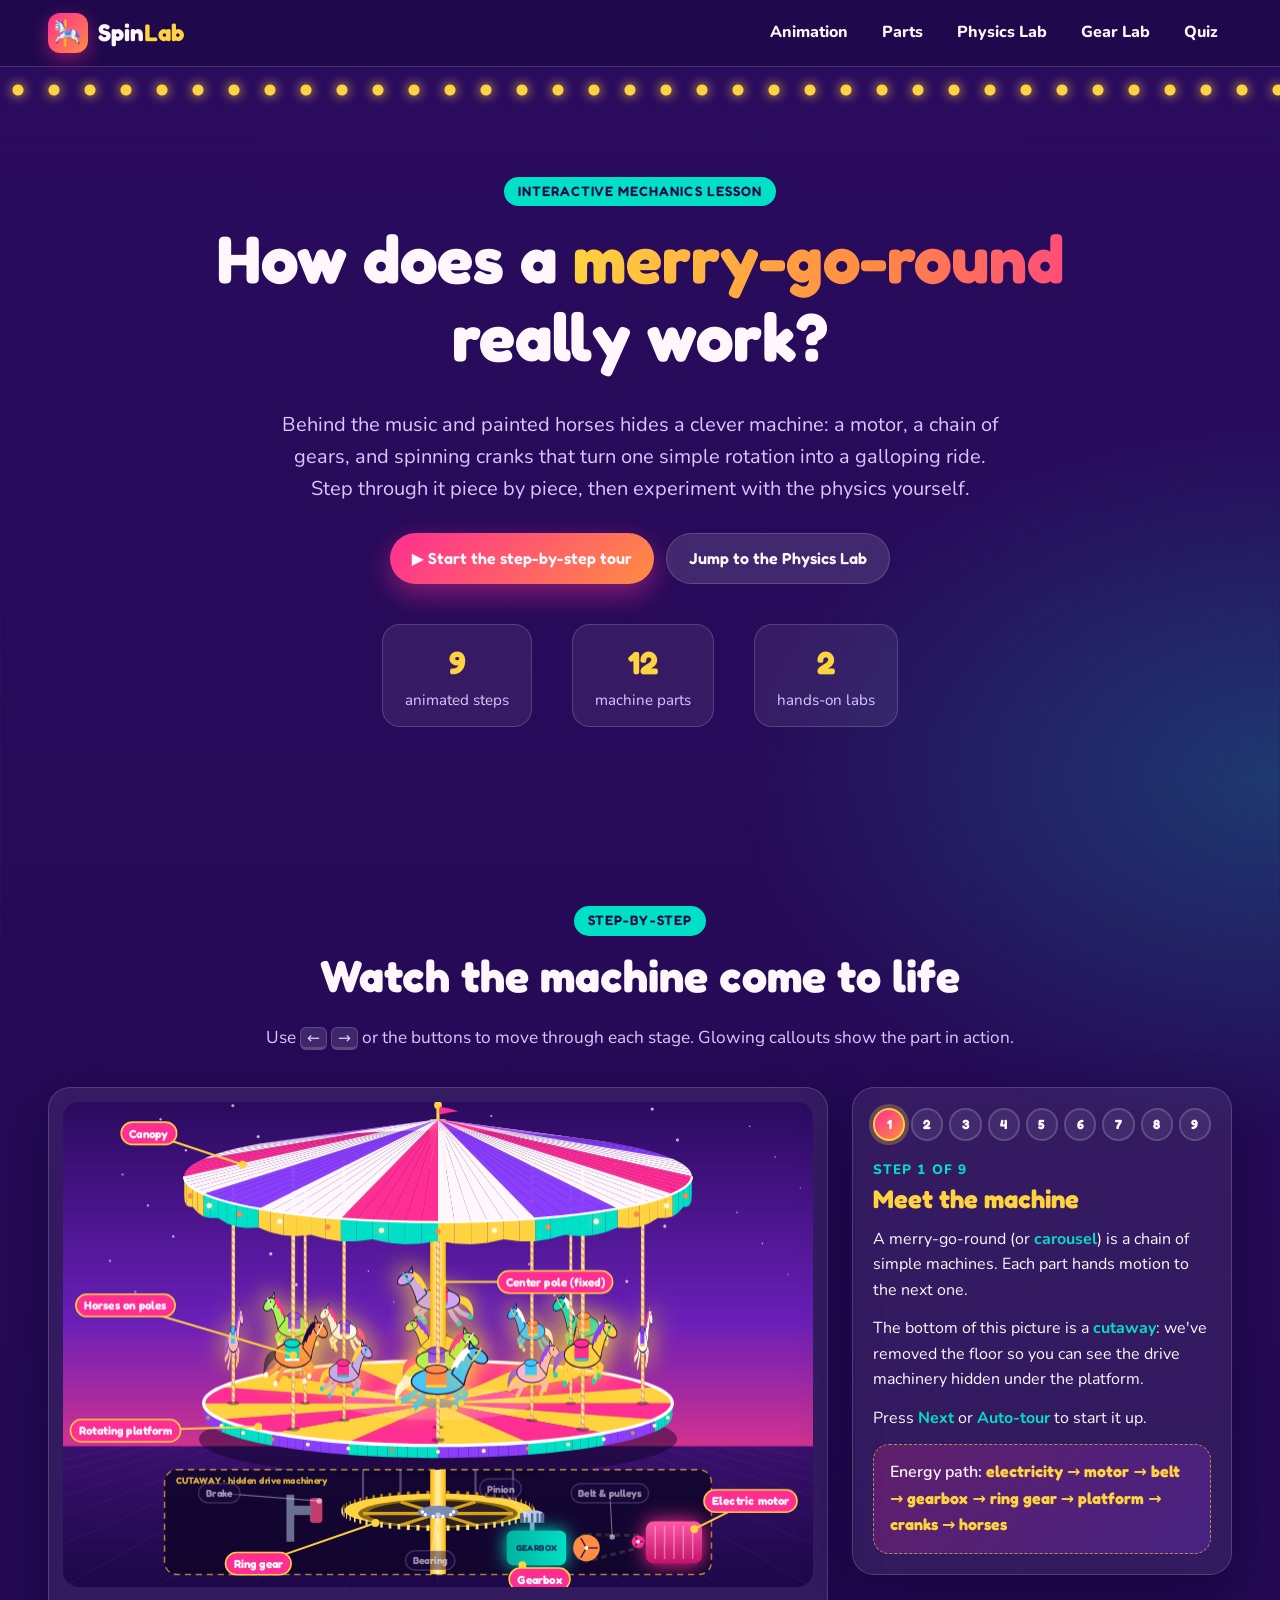
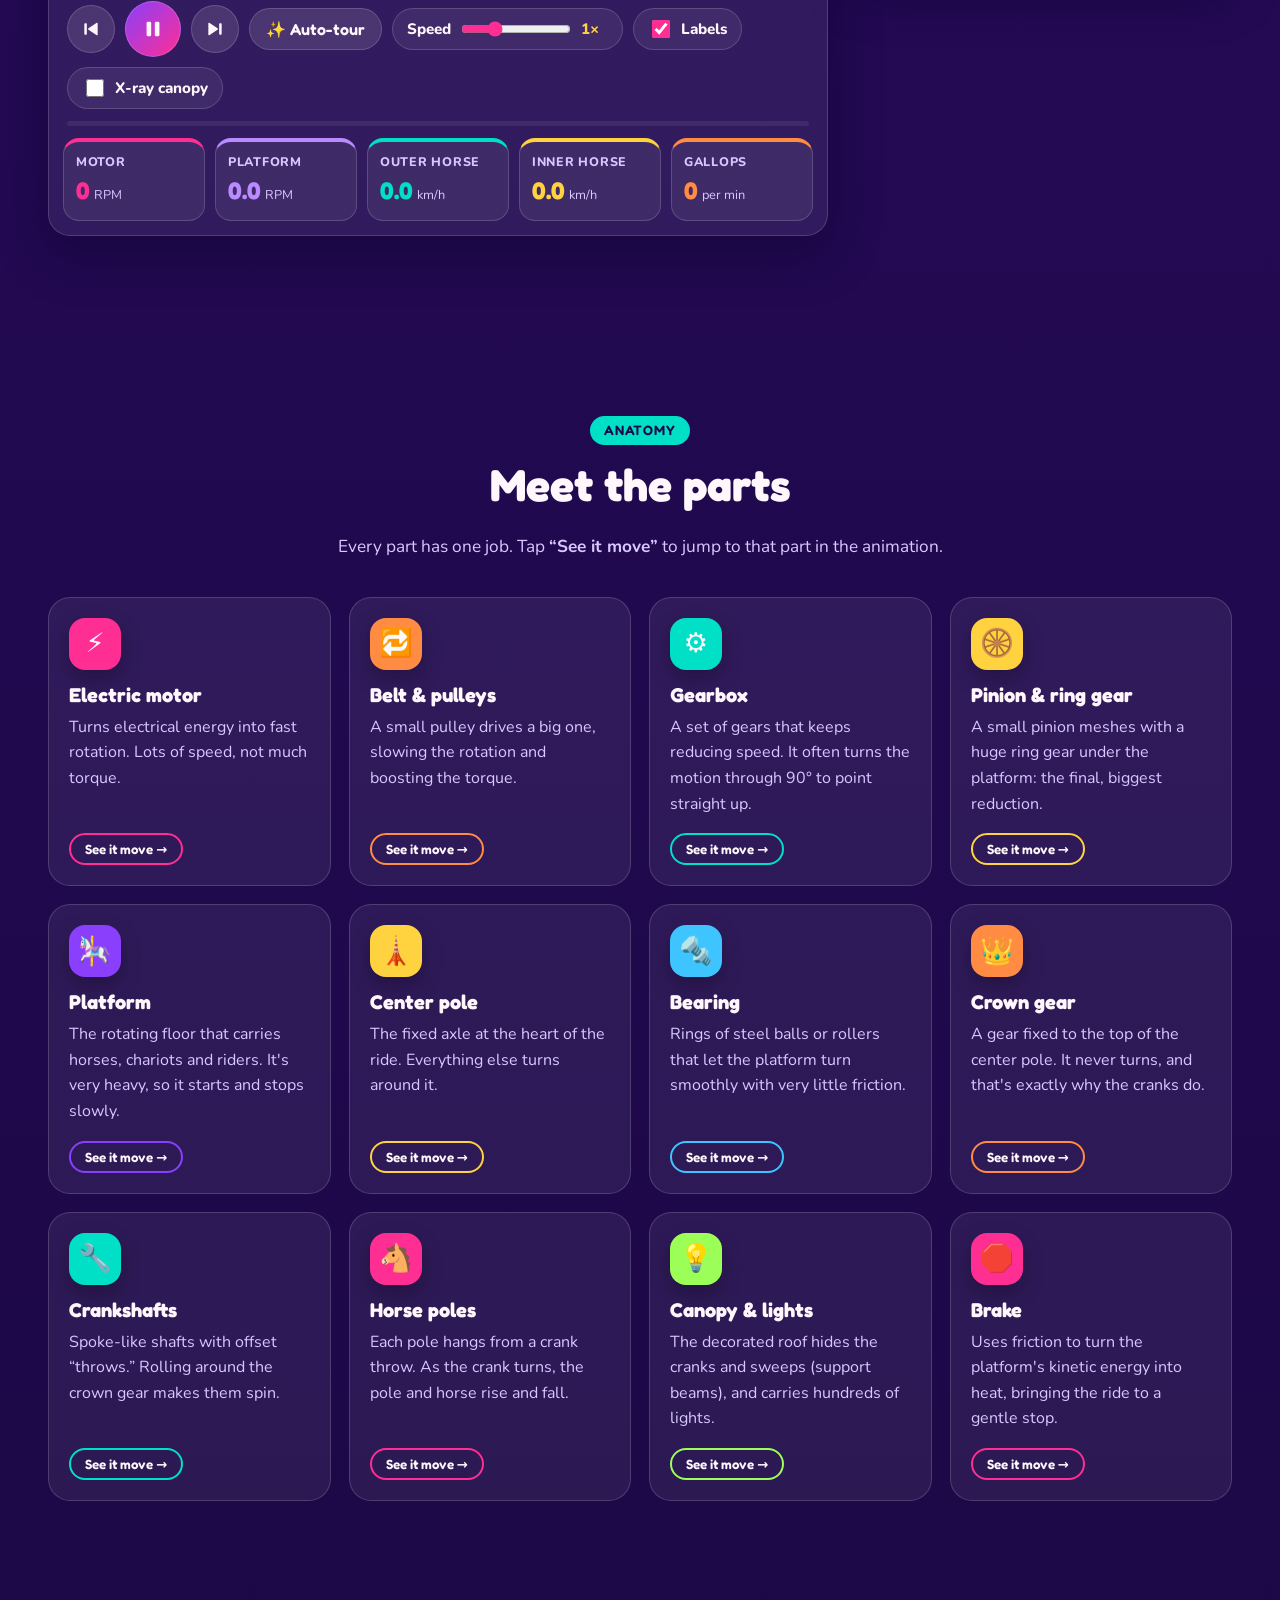
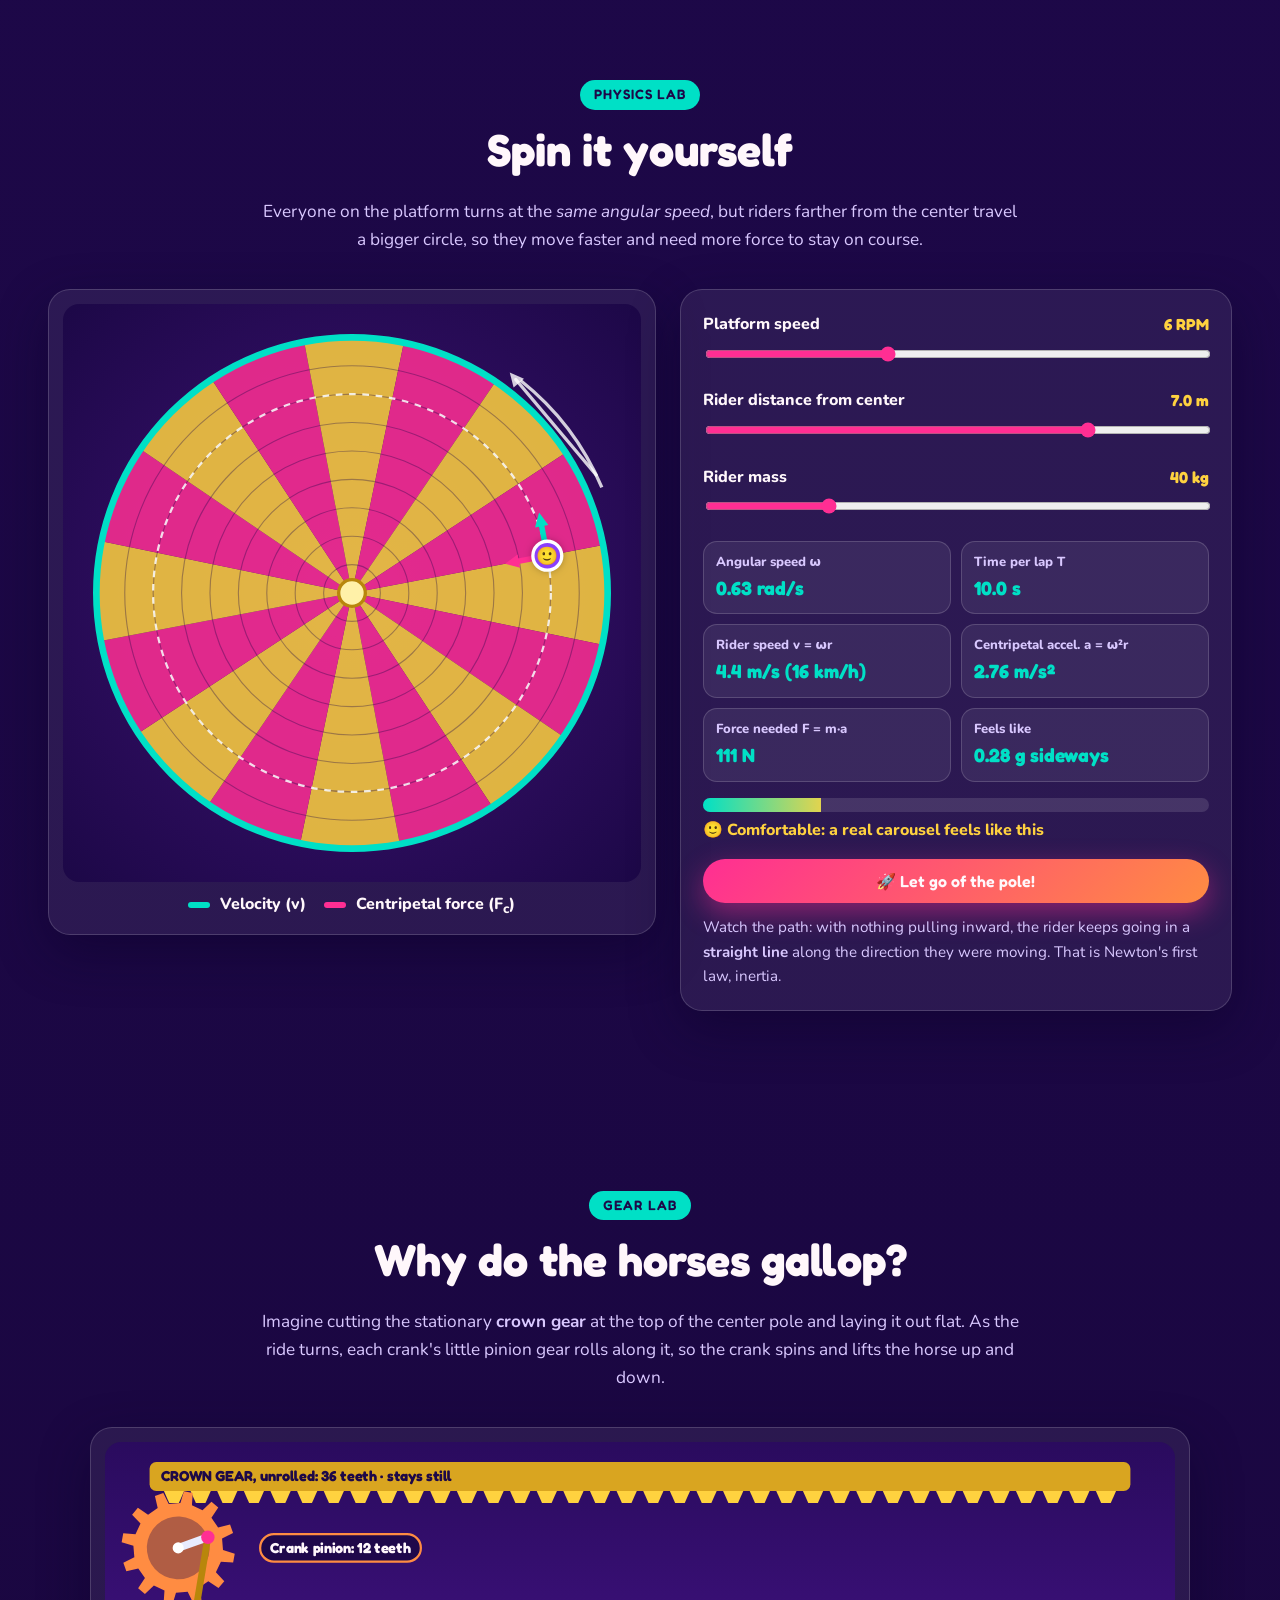
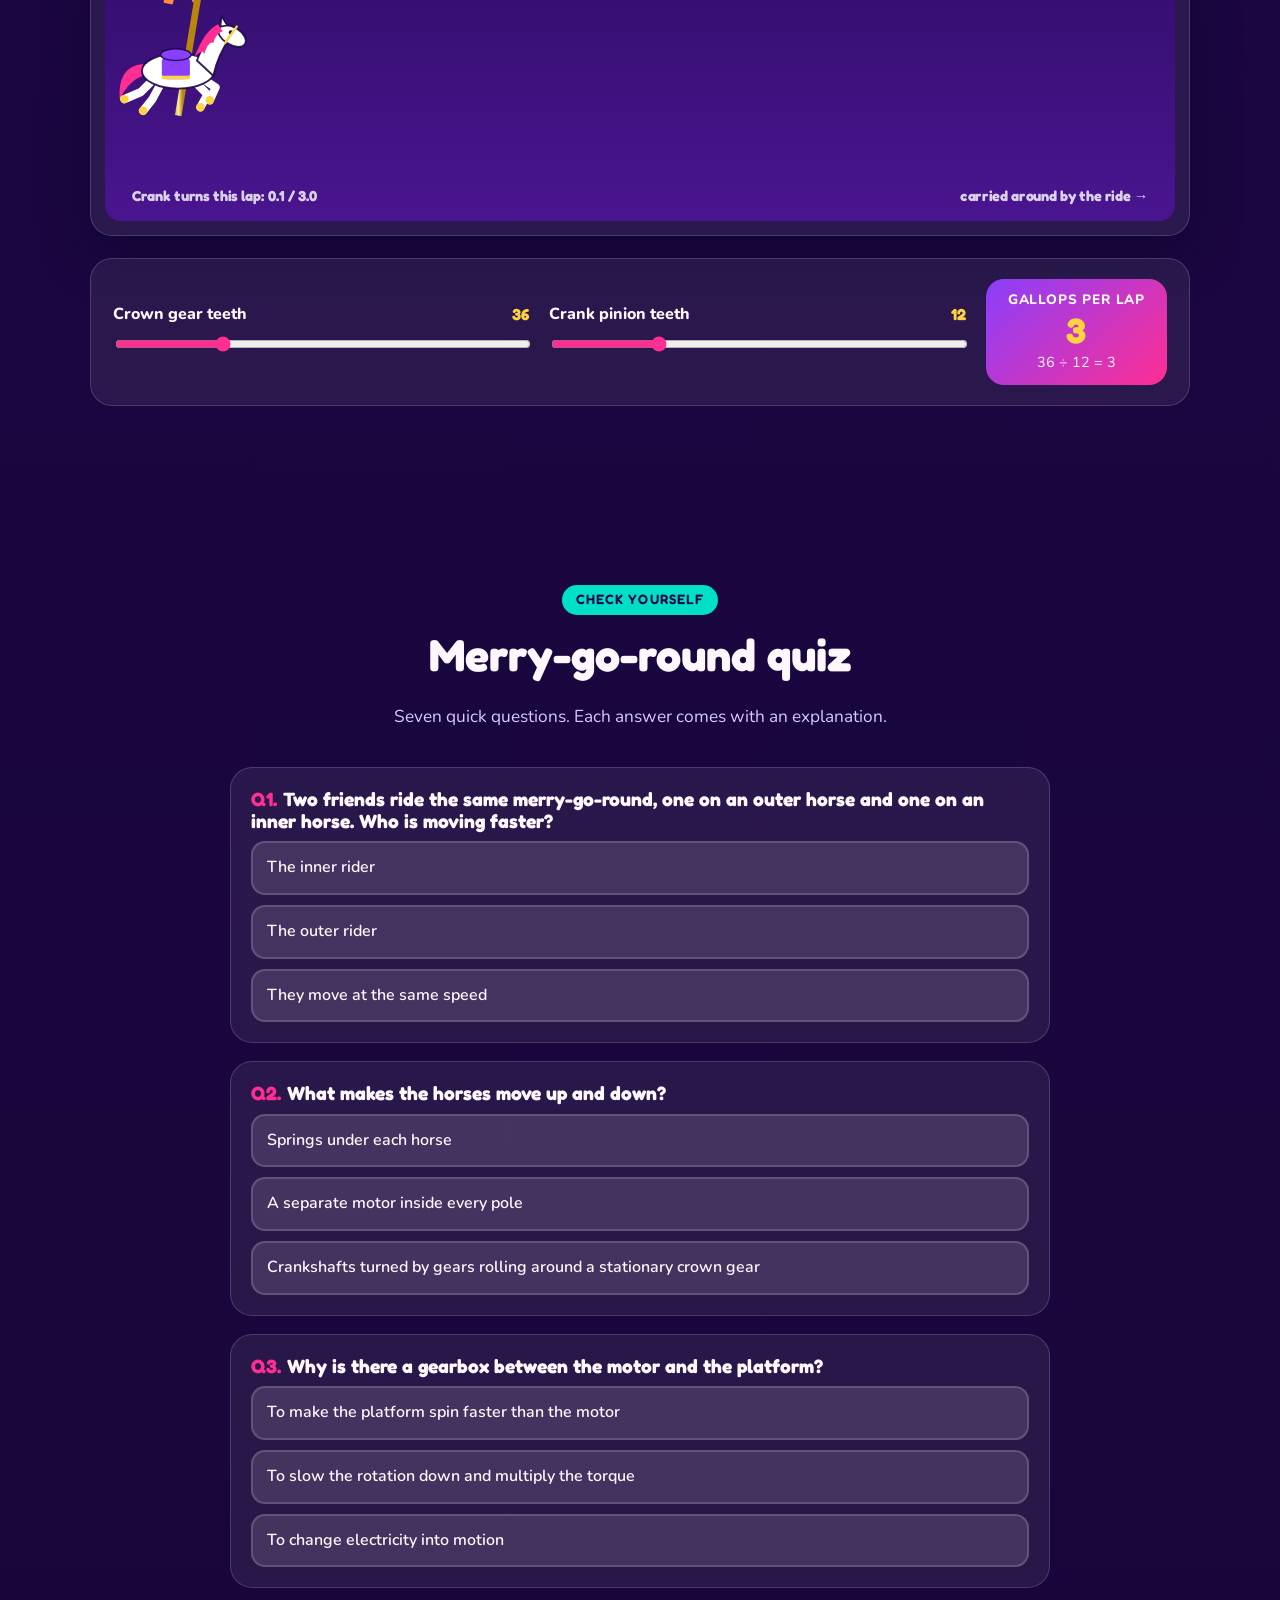
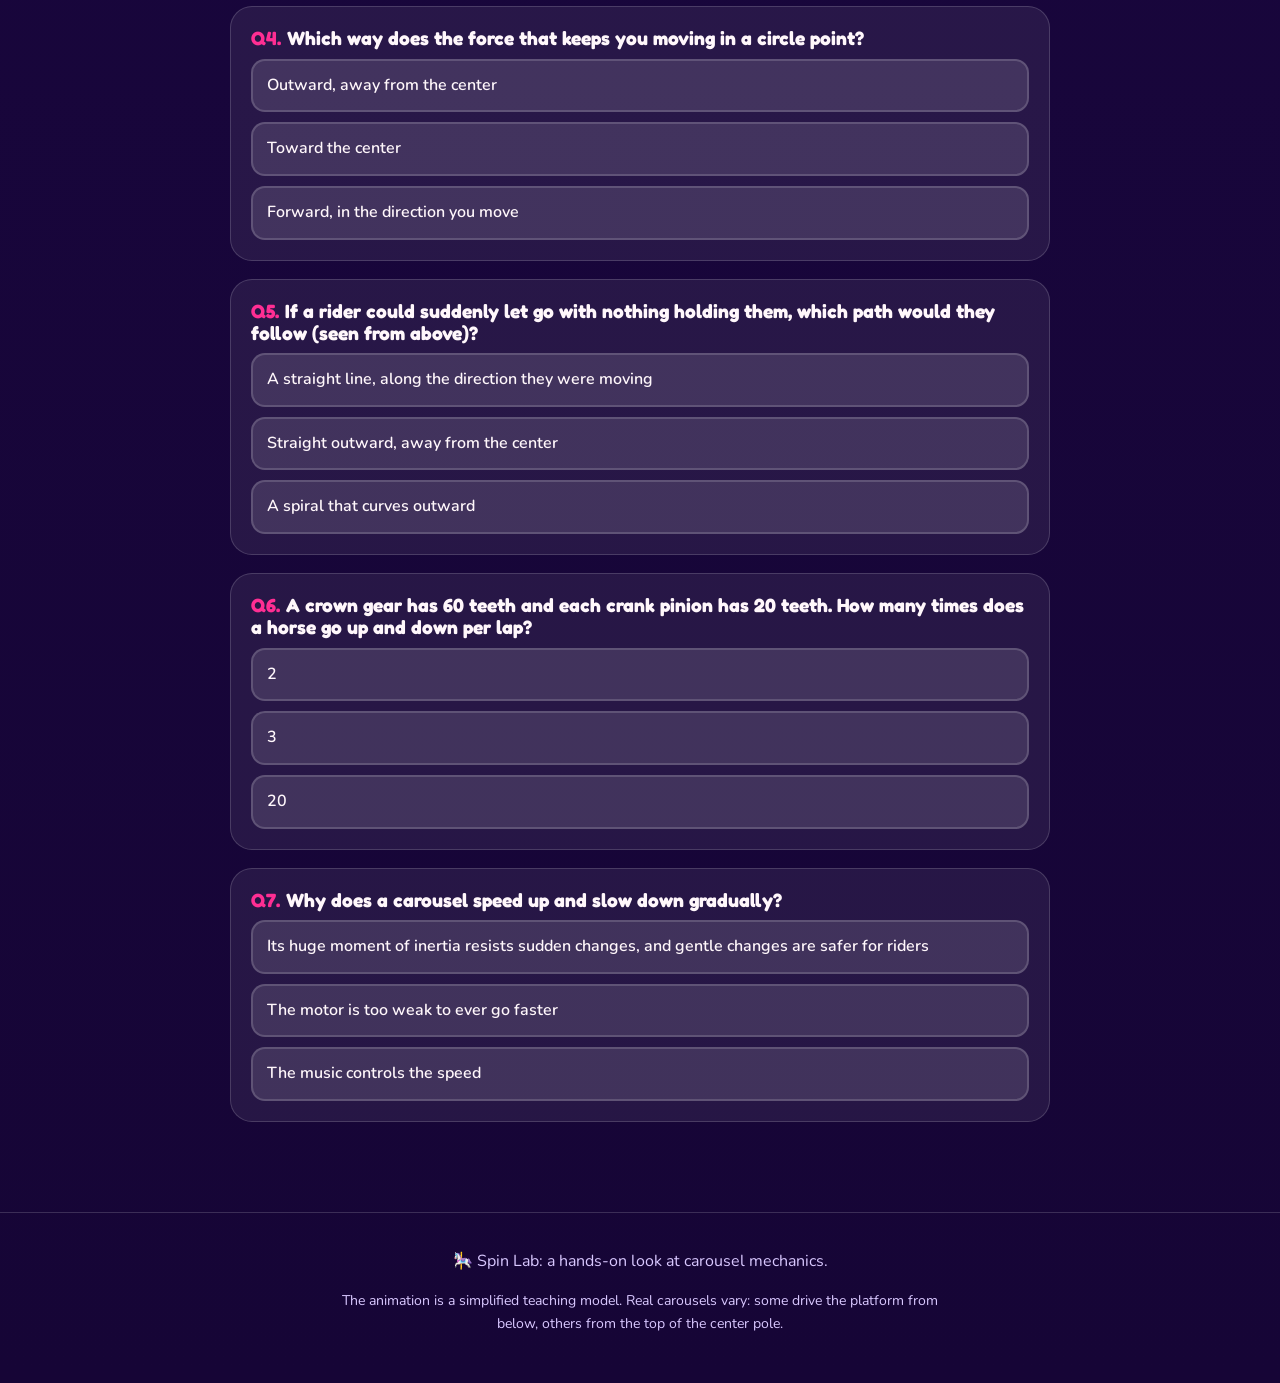
<file: index.html>
<!doctype html>
<html lang="en">
<head>
  <meta charset="utf-8" />
  <meta name="viewport" content="width=device-width, initial-scale=1" />
  <title>Spin Lab: How a Merry-Go-Round Works</title>
  <meta name="description" content="An interactive, step-by-step animated guide to the mechanics and physics of a merry-go-round (carousel): motors, gears, cranks, and centripetal force." />
  <meta name="theme-color" content="#2a0b5e" />
  <link rel="icon" href="favicon.svg" type="image/svg+xml" />
  <link rel="preconnect" href="https://fonts.googleapis.com" />
  <link rel="preconnect" href="https://fonts.gstatic.com" crossorigin />
  <link href="https://fonts.googleapis.com/css2?family=Fredoka:wght@500;600;700&family=Nunito:wght@400;600;800&display=swap" rel="stylesheet" />
  <link rel="stylesheet" href="css/styles.css" />
</head>
<body>
  <header class="site-header">
    <a class="brand" href="#top" aria-label="Spin Lab home">
      <span class="brand-icon" aria-hidden="true">🎠</span>
      <span>Spin<span class="accent">Lab</span></span>
    </a>
    <button class="nav-toggle" aria-expanded="false" aria-controls="site-nav" aria-label="Toggle navigation">☰</button>
    <nav id="site-nav" class="site-nav">
      <a href="#animation">Animation</a>
      <a href="#anatomy">Parts</a>
      <a href="#physics">Physics Lab</a>
      <a href="#gears">Gear Lab</a>
      <a href="#quiz">Quiz</a>
    </nav>
  </header>

  <main id="top">
    <!-- HERO -->
    <section class="hero">
      <div class="bulbs" aria-hidden="true"></div>
      <div class="hero-inner">
        <p class="eyebrow">Interactive mechanics lesson</p>
        <h1>How does a <span class="rainbow">merry-go-round</span> really work?</h1>
        <p class="lede">
          Behind the music and painted horses hides a clever machine: a motor, a chain of gears,
          and spinning cranks that turn one simple rotation into a galloping ride.
          Step through it piece by piece, then experiment with the physics yourself.
        </p>
        <div class="hero-actions">
          <a class="btn btn-primary" href="#animation">▶ Start the step-by-step tour</a>
          <a class="btn btn-ghost" href="#physics">Jump to the Physics Lab</a>
        </div>
        <ul class="hero-stats">
          <li><strong>9</strong><span>animated steps</span></li>
          <li><strong>12</strong><span>machine parts</span></li>
          <li><strong>2</strong><span>hands-on labs</span></li>
        </ul>
      </div>
    </section>

    <!-- STEP-BY-STEP ANIMATION -->
    <section id="animation" class="section">
      <div class="section-head">
        <p class="eyebrow">Step-by-step</p>
        <h2>Watch the machine come to life</h2>
        <p>Use <kbd>←</kbd> <kbd>→</kbd> or the buttons to move through each stage. Glowing callouts show the part in action.</p>
      </div>

      <div class="stage-layout">
        <div class="stage-card">
          <canvas id="carousel-canvas" style="aspect-ratio: 960 / 620" role="img"
            aria-label="Animated cutaway of a merry-go-round showing the motor, gears, platform, cranks and horses"></canvas>

          <div class="controls" role="group" aria-label="Animation controls">
            <button class="btn btn-round" id="btn-prev" aria-label="Previous step"><svg viewBox="0 0 24 24" width="20" height="20" aria-hidden="true"><rect x="4" y="5" width="3" height="14" rx="1" fill="currentColor"/><path d="M20 5.5v13a1 1 0 0 1-1.55.83L9 13a1.2 1.2 0 0 1 0-2l9.45-6.33A1 1 0 0 1 20 5.5z" fill="currentColor"/></svg></button>
            <button class="btn btn-round btn-play" id="btn-play" aria-label="Pause animation"><svg viewBox="0 0 24 24" width="22" height="22" aria-hidden="true"><rect x="5" y="4" width="5" height="16" rx="1.5" fill="currentColor"/><rect x="14" y="4" width="5" height="16" rx="1.5" fill="currentColor"/></svg></button>
            <button class="btn btn-round" id="btn-next" aria-label="Next step"><svg viewBox="0 0 24 24" width="20" height="20" aria-hidden="true"><rect x="17" y="5" width="3" height="14" rx="1" fill="currentColor"/><path d="M4 5.5v13a1 1 0 0 0 1.55.83L15 13a1.2 1.2 0 0 0 0-2L5.55 4.67A1 1 0 0 0 4 5.5z" fill="currentColor"/></svg></button>
            <button class="btn btn-chip" id="btn-tour" aria-pressed="false">✨ Auto-tour</button>
            <label class="control-inline">
              Speed
              <input type="range" id="speed" min="0.25" max="3" step="0.25" value="1" />
              <output id="speed-out">1×</output>
            </label>
            <label class="toggle"><input type="checkbox" id="toggle-labels" checked /> Labels</label>
            <label class="toggle"><input type="checkbox" id="toggle-xray" /> X-ray canopy</label>
          </div>
          <div class="tour-progress" aria-hidden="true"><span id="tour-bar"></span></div>

          <div class="readouts" aria-live="off">
            <div class="readout r-pink"><span>Motor</span><strong id="ro-motor">0</strong><em>RPM</em></div>
            <div class="readout r-purple"><span>Platform</span><strong id="ro-platform">0.0</strong><em>RPM</em></div>
            <div class="readout r-teal"><span>Outer horse</span><strong id="ro-outer">0.0</strong><em>km/h</em></div>
            <div class="readout r-yellow"><span>Inner horse</span><strong id="ro-inner">0.0</strong><em>km/h</em></div>
            <div class="readout r-orange"><span>Gallops</span><strong id="ro-bobs">0</strong><em>per min</em></div>
          </div>
        </div>

        <aside class="step-panel" aria-live="polite">
          <ol class="step-dots" id="step-dots" aria-label="Steps"></ol>
          <div class="step-body">
            <p class="step-count" id="step-count">Step 1 of 9</p>
            <h3 id="step-title">Meet the machine</h3>
            <div id="step-text" class="step-text"></div>
            <div id="step-formula" class="formula"></div>
          </div>
        </aside>
      </div>
    </section>

    <!-- ANATOMY -->
    <section id="anatomy" class="section section-alt">
      <div class="section-head">
        <p class="eyebrow">Anatomy</p>
        <h2>Meet the parts</h2>
        <p>Every part has one job. Tap <strong>“See it move”</strong> to jump to that part in the animation.</p>
      </div>
      <div class="part-grid" id="part-grid"></div>
    </section>

    <!-- PHYSICS LAB -->
    <section id="physics" class="section">
      <div class="section-head">
        <p class="eyebrow">Physics Lab</p>
        <h2>Spin it yourself</h2>
        <p>Everyone on the platform turns at the <em>same angular speed</em>, but riders farther from the center travel a bigger circle, so they move faster and need more force to stay on course.</p>
      </div>
      <div class="lab-layout">
        <div class="lab-card">
          <canvas id="physics-canvas" style="aspect-ratio: 1 / 1" role="img"
            aria-label="Top-down view of a spinning platform with a rider, a velocity arrow and a centripetal force arrow"></canvas>
          <div class="legend">
            <span><i class="sw sw-teal"></i> Velocity (v)</span>
            <span><i class="sw sw-pink"></i> Centripetal force (F<sub>c</sub>)</span>
          </div>
        </div>
        <div class="lab-panel">
          <label class="slider">
            <span>Platform speed <output id="pl-rpm-out">6 RPM</output></span>
            <input type="range" id="pl-rpm" min="1" max="15" step="0.5" value="6" />
          </label>
          <label class="slider">
            <span>Rider distance from center <output id="pl-r-out">7.0 m</output></span>
            <input type="range" id="pl-r" min="0.5" max="9" step="0.1" value="7" />
          </label>
          <label class="slider">
            <span>Rider mass <output id="pl-m-out">40 kg</output></span>
            <input type="range" id="pl-m" min="15" max="120" step="1" value="40" />
          </label>

          <div class="stat-grid">
            <div class="stat"><span>Angular speed ω</span><strong id="pl-omega">—</strong></div>
            <div class="stat"><span>Time per lap T</span><strong id="pl-period">—</strong></div>
            <div class="stat"><span>Rider speed v = ωr</span><strong id="pl-v">—</strong></div>
            <div class="stat"><span>Centripetal accel. a = ω²r</span><strong id="pl-a">—</strong></div>
            <div class="stat"><span>Force needed F = m·a</span><strong id="pl-f">—</strong></div>
            <div class="stat"><span>Feels like</span><strong id="pl-g">—</strong></div>
          </div>

          <div class="meter" aria-hidden="true"><span id="pl-meter"></span></div>
          <p class="meter-caption" id="pl-comfort">Comfortable</p>

          <button class="btn btn-primary btn-block" id="pl-letgo">🚀 Let go of the pole!</button>
          <p class="hint">Watch the path: with nothing pulling inward, the rider keeps going in a <strong>straight line</strong> along the direction they were moving. That is Newton's first law, inertia.</p>
        </div>
      </div>
    </section>

    <!-- GEAR LAB -->
    <section id="gears" class="section section-alt">
      <div class="section-head">
        <p class="eyebrow">Gear Lab</p>
        <h2>Why do the horses gallop?</h2>
        <p>Imagine cutting the stationary <strong>crown gear</strong> at the top of the center pole and laying it out flat. As the ride turns, each crank's little pinion gear rolls along it, so the crank spins and lifts the horse up and down.</p>
      </div>
      <div class="lab-card wide">
        <canvas id="gear-canvas" style="aspect-ratio: 960 / 340" role="img"
          aria-label="A pinion gear rolling along an unrolled crown gear, turning a crank that moves a horse up and down"></canvas>
      </div>
      <div class="gear-controls">
        <label class="slider">
          <span>Crown gear teeth <output id="gl-crown-out">36</output></span>
          <input type="range" id="gl-crown" min="24" max="72" step="4" value="36" />
        </label>
        <label class="slider">
          <span>Crank pinion teeth <output id="gl-pinion-out">12</output></span>
          <input type="range" id="gl-pinion" min="8" max="24" step="2" value="12" />
        </label>
        <div class="ratio-card">
          <span>Gallops per lap</span>
          <strong id="gl-ratio">3</strong>
          <em id="gl-ratio-eq">36 ÷ 12 = 3</em>
        </div>
      </div>
    </section>

    <!-- QUIZ -->
    <section id="quiz" class="section">
      <div class="section-head">
        <p class="eyebrow">Check yourself</p>
        <h2>Merry-go-round quiz</h2>
        <p>Seven quick questions. Each answer comes with an explanation.</p>
      </div>
      <div class="quiz" id="quiz-root"></div>
    </section>
  </main>

  <footer class="site-footer">
    <p>🎠 Spin Lab: a hands-on look at carousel mechanics.</p>
    <p class="small">The animation is a simplified teaching model. Real carousels vary: some drive the platform from below, others from the top of the center pole.</p>
  </footer>

  <script src="js/util.js" defer></script>
  <script src="js/horse.js" defer></script>
  <script src="js/carousel.js" defer></script>
  <script src="js/physics-lab.js" defer></script>
  <script src="js/gear-lab.js" defer></script>
  <script src="js/quiz.js" defer></script>
  <script src="js/main.js" defer></script>
</body>
</html>
</file>
<file: css/styles.css>
:root {
  --bg: #1d0848;
  --bg-2: #2a0b5e;
  --card: rgba(255, 255, 255, 0.07);
  --card-strong: rgba(255, 255, 255, 0.12);
  --line: rgba(255, 255, 255, 0.16);
  --text: #fff7fb;
  --muted: #d9c8ff;
  --pink: #ff2e93;
  --purple: #8a3ffc;
  --yellow: #ffd23f;
  --teal: #00e0c6;
  --orange: #ff8c42;
  --blue: #3ec5ff;
  --radius: 22px;
  --shadow: 0 18px 50px rgba(10, 0, 40, 0.45);
  --font-display: "Fredoka", "Trebuchet MS", system-ui, sans-serif;
  --font-body: "Nunito", system-ui, -apple-system, "Segoe UI", sans-serif;
}

* { box-sizing: border-box; }

html { scroll-behavior: smooth; scroll-padding-top: 76px; background: #160536; }

body {
  margin: 0;
  font-family: var(--font-body);
  color: var(--text);
  background:
    radial-gradient(1200px 600px at 10% -10%, rgba(255, 46, 147, 0.35), transparent 60%),
    radial-gradient(900px 600px at 100% 10%, rgba(0, 224, 198, 0.22), transparent 60%),
    radial-gradient(900px 700px at 50% 110%, rgba(255, 140, 66, 0.25), transparent 60%),
    linear-gradient(180deg, var(--bg-2), var(--bg) 40%, #160536);
  min-height: 100vh;
  line-height: 1.6;
  overflow-x: hidden;
}

h1, h2, h3 { font-family: var(--font-display); line-height: 1.15; margin: 0 0 0.5em; }
p { margin: 0 0 1em; }
a { color: var(--yellow); }
kbd {
  font-family: var(--font-display);
  background: var(--card-strong);
  border: 1px solid var(--line);
  border-bottom-width: 3px;
  border-radius: 6px;
  padding: 0 6px;
  font-size: 0.9em;
}

/* ---------- Header ---------- */
.site-header {
  position: sticky;
  top: 0;
  z-index: 20;
  display: flex;
  align-items: center;
  justify-content: space-between;
  gap: 16px;
  padding: 12px clamp(16px, 4vw, 48px);
  background: rgba(29, 8, 72, 0.78);
  backdrop-filter: blur(12px);
  -webkit-backdrop-filter: blur(12px);
  border-bottom: 1px solid var(--line);
}
.brand {
  display: flex;
  align-items: center;
  gap: 10px;
  font-family: var(--font-display);
  font-weight: 700;
  font-size: 1.5rem;
  color: var(--text);
  text-decoration: none;
}
.brand-icon {
  display: grid;
  place-items: center;
  width: 40px;
  height: 40px;
  border-radius: 12px;
  background: linear-gradient(135deg, var(--pink), var(--orange));
  box-shadow: 0 6px 18px rgba(255, 46, 147, 0.45);
  animation: bob 2.4s ease-in-out infinite;
}
.accent { color: var(--yellow); }
.site-nav { display: flex; gap: 6px; }
.site-nav a {
  color: var(--text);
  text-decoration: none;
  font-weight: 800;
  padding: 8px 14px;
  border-radius: 999px;
  transition: background 0.2s, color 0.2s;
}
.site-nav a:hover, .site-nav a:focus-visible { background: var(--pink); color: #fff; }
.nav-toggle {
  display: none;
  background: var(--card-strong);
  color: var(--text);
  border: 1px solid var(--line);
  border-radius: 12px;
  font-size: 1.3rem;
  width: 44px;
  height: 44px;
  cursor: pointer;
}

/* ---------- Hero ---------- */
.hero {
  position: relative;
  padding: clamp(56px, 9vw, 110px) clamp(16px, 4vw, 48px) clamp(48px, 7vw, 90px);
  text-align: center;
  overflow: hidden;
}
.bulbs {
  position: absolute;
  inset: 0 0 auto 0;
  height: 30px;
  background:
    radial-gradient(circle, var(--yellow) 0 5px, transparent 6px) 0 8px / 36px 30px repeat-x;
  filter: drop-shadow(0 0 6px var(--yellow));
  animation: twinkle 1.2s steps(2) infinite;
}
.hero-inner { max-width: 880px; margin: 0 auto; position: relative; }
.eyebrow {
  display: inline-block;
  font-family: var(--font-display);
  font-weight: 600;
  letter-spacing: 0.08em;
  text-transform: uppercase;
  font-size: 0.85rem;
  color: #1d0848;
  background: var(--teal);
  padding: 4px 14px;
  border-radius: 999px;
  margin-bottom: 14px;
}
.hero h1 { font-size: clamp(2.2rem, 6vw, 4.2rem); }
.rainbow {
  background: linear-gradient(90deg, var(--yellow), var(--orange), var(--pink), var(--purple), var(--teal), var(--yellow));
  background-size: 300% 100%;
  -webkit-background-clip: text;
  background-clip: text;
  color: transparent;
  animation: slide 6s linear infinite;
}
.lede { font-size: clamp(1.05rem, 2vw, 1.25rem); color: var(--muted); max-width: 720px; margin: 0 auto 28px; }
.hero-actions { display: flex; flex-wrap: wrap; justify-content: center; gap: 12px; }
.hero-stats {
  list-style: none;
  padding: 0;
  margin: 40px auto 0;
  display: flex;
  justify-content: center;
  gap: clamp(12px, 4vw, 40px);
  flex-wrap: wrap;
}
.hero-stats li {
  background: var(--card);
  border: 1px solid var(--line);
  border-radius: 18px;
  padding: 12px 22px;
  min-width: 130px;
}
.hero-stats strong {
  display: block;
  font-family: var(--font-display);
  font-size: 2rem;
  color: var(--yellow);
}
.hero-stats span { color: var(--muted); font-size: 0.95rem; }

/* ---------- Buttons ---------- */
.btn {
  font-family: var(--font-display);
  font-weight: 600;
  font-size: 1rem;
  border: 0;
  cursor: pointer;
  color: var(--text);
  text-decoration: none;
  border-radius: 999px;
  padding: 12px 22px;
  display: inline-flex;
  align-items: center;
  justify-content: center;
  gap: 8px;
  transition: transform 0.15s ease, box-shadow 0.2s ease, background 0.2s;
}
.btn:hover { transform: translateY(-2px); }
.btn:active { transform: translateY(1px); }
.btn:focus-visible, input:focus-visible, .quiz-option:focus-visible { outline: 3px solid var(--yellow); outline-offset: 3px; }
.btn-primary {
  background: linear-gradient(135deg, var(--pink), var(--orange));
  box-shadow: 0 10px 28px rgba(255, 46, 147, 0.45);
}
.btn-ghost { background: var(--card-strong); border: 1px solid var(--line); }
.btn-round {
  width: 48px;
  height: 48px;
  padding: 0;
  font-size: 1.15rem;
  background: var(--card-strong);
  border: 1px solid var(--line);
}
.btn-play { background: linear-gradient(135deg, var(--purple), var(--pink)); width: 56px; height: 56px; font-size: 1.3rem; }
.btn-chip { background: var(--card-strong); border: 1px solid var(--line); padding: 10px 16px; }
.btn-chip[aria-pressed="true"] { background: linear-gradient(135deg, var(--teal), var(--blue)); color: #14053a; }
.btn-block { width: 100%; }

/* ---------- Sections ---------- */
.section { padding: clamp(48px, 7vw, 90px) clamp(16px, 4vw, 48px); max-width: 1320px; margin: 0 auto; }
.section-alt { position: relative; }
.section-alt::before {
  content: "";
  position: absolute;
  inset: 0 calc(50% - 50vw);
  background: linear-gradient(180deg, rgba(138, 63, 252, 0.18), rgba(255, 46, 147, 0.1));
  border-top: 1px solid var(--line);
  border-bottom: 1px solid var(--line);
  z-index: -1;
}
.section-head { text-align: center; max-width: 760px; margin: 0 auto 36px; }
.section-head h2 { font-size: clamp(1.8rem, 4vw, 2.8rem); }
.section-head p:last-child { color: var(--muted); font-size: 1.08rem; }

/* ---------- Stage ---------- */
.stage-layout {
  display: grid;
  grid-template-columns: minmax(0, 1fr) 380px;
  gap: 24px;
  align-items: start;
}
.stage-card, .lab-card, .lab-panel, .step-panel {
  background: var(--card);
  border: 1px solid var(--line);
  border-radius: var(--radius);
  box-shadow: var(--shadow);
}
.stage-card { padding: 14px; }
canvas { display: block; width: 100%; height: auto; border-radius: 16px; }
.controls {
  display: flex;
  flex-wrap: wrap;
  align-items: center;
  gap: 10px;
  padding: 14px 4px 6px;
}
.control-inline, .toggle {
  display: inline-flex;
  align-items: center;
  gap: 8px;
  font-weight: 800;
  font-size: 0.95rem;
  background: var(--card);
  border: 1px solid var(--line);
  border-radius: 999px;
  padding: 8px 14px;
}
.toggle { cursor: pointer; user-select: none; }
.toggle input { accent-color: var(--pink); width: 18px; height: 18px; }
.control-inline input { width: 110px; }
.control-inline output { min-width: 3ch; color: var(--yellow); }
input[type="range"] { accent-color: var(--pink); cursor: pointer; }

.tour-progress { height: 5px; background: var(--card); border-radius: 99px; overflow: hidden; margin: 6px 4px 0; }
.tour-progress span { display: block; height: 100%; width: 0; background: linear-gradient(90deg, var(--teal), var(--yellow)); }

.readouts {
  display: grid;
  grid-template-columns: repeat(5, minmax(0, 1fr));
  gap: 10px;
  margin-top: 12px;
}
.readout {
  border-radius: 16px;
  padding: 10px 12px;
  background: var(--card);
  border: 1px solid var(--line);
  border-top: 4px solid var(--c);
}
.readout span { display: block; font-size: 0.78rem; text-transform: uppercase; letter-spacing: 0.06em; color: var(--muted); font-weight: 800; }
.readout strong { font-family: var(--font-display); font-size: 1.5rem; color: var(--c); }
.readout em { font-style: normal; font-size: 0.8rem; color: var(--muted); margin-left: 4px; }
.r-pink { --c: var(--pink); }
.r-purple { --c: #b98bff; }
.r-teal { --c: var(--teal); }
.r-yellow { --c: var(--yellow); }
.r-orange { --c: var(--orange); }

.step-panel { padding: 20px; position: sticky; top: 88px; }
.step-dots {
  list-style: none;
  padding: 0;
  margin: 0 0 18px;
  display: grid;
  grid-template-columns: repeat(9, 1fr);
  gap: 6px;
}
.step-dots button {
  width: 100%;
  aspect-ratio: 1;
  border-radius: 50%;
  border: 2px solid var(--line);
  background: var(--card);
  color: var(--text);
  font-family: var(--font-display);
  font-weight: 700;
  cursor: pointer;
  transition: transform 0.15s, background 0.2s;
}
.step-dots button:hover { transform: scale(1.1); }
.step-dots button.done { background: rgba(0, 224, 198, 0.25); border-color: var(--teal); }
.step-dots button.active {
  background: linear-gradient(135deg, var(--pink), var(--orange));
  border-color: var(--yellow);
  box-shadow: 0 0 0 4px rgba(255, 210, 63, 0.25);
}
.step-count { font-weight: 800; color: var(--teal); margin-bottom: 4px; text-transform: uppercase; font-size: 0.85rem; letter-spacing: 0.08em; }
.step-body h3 { font-size: 1.6rem; color: var(--yellow); }
.step-text { color: var(--text); }
.step-text p { margin-bottom: 0.8em; }
.step-text ul { padding-left: 1.2em; margin: 0 0 0.8em; }
.step-text strong { color: var(--teal); }
.formula {
  margin-top: 12px;
  padding: 14px 16px;
  border-radius: 16px;
  background: linear-gradient(135deg, rgba(255, 46, 147, 0.22), rgba(138, 63, 252, 0.22));
  border: 1px dashed rgba(255, 210, 63, 0.6);
  font-weight: 600;
}
.formula:empty { display: none; }
.formula b { color: var(--yellow); font-family: var(--font-display); }
.step-enter { animation: pop 0.35s ease; }

/* ---------- Parts ---------- */
.part-grid {
  display: grid;
  grid-template-columns: repeat(auto-fill, minmax(250px, 1fr));
  gap: 18px;
}
.part {
  position: relative;
  background: var(--card);
  border: 1px solid var(--line);
  border-radius: var(--radius);
  padding: 20px;
  display: flex;
  flex-direction: column;
  gap: 8px;
  overflow: hidden;
  transition: transform 0.2s, border-color 0.2s;
}
.part::after {
  content: "";
  position: absolute;
  inset: auto -30% -60% auto;
  width: 160px;
  height: 160px;
  background: radial-gradient(circle, var(--c), transparent 70%);
  opacity: 0.35;
}
.part:hover { transform: translateY(-4px); border-color: var(--c); }
.part-icon {
  width: 52px;
  height: 52px;
  display: grid;
  place-items: center;
  font-size: 1.7rem;
  border-radius: 16px;
  background: var(--c);
  box-shadow: 0 8px 20px rgba(0, 0, 0, 0.25);
}
.part h3 { font-size: 1.25rem; margin: 6px 0 0; }
.part p { color: var(--muted); margin: 0; flex: 1; }
.part button {
  align-self: flex-start;
  margin-top: 8px;
  background: transparent;
  color: var(--text);
  border: 2px solid var(--c);
  border-radius: 999px;
  padding: 6px 14px;
  font-family: var(--font-display);
  font-weight: 600;
  cursor: pointer;
  position: relative;
  z-index: 1;
}
.part button:hover { background: var(--c); color: #1d0848; }

/* ---------- Labs ---------- */
.lab-layout {
  display: grid;
  grid-template-columns: minmax(0, 1.1fr) minmax(0, 1fr);
  gap: 24px;
  align-items: start;
}
.lab-card { padding: 14px; }
.lab-card.wide { max-width: 1100px; margin: 0 auto; }
.lab-panel { padding: 22px; }
.legend { display: flex; gap: 18px; flex-wrap: wrap; justify-content: center; padding-top: 10px; font-weight: 800; }
.sw { display: inline-block; width: 22px; height: 6px; border-radius: 4px; vertical-align: middle; margin-right: 6px; }
.sw-teal { background: var(--teal); }
.sw-pink { background: var(--pink); }
.slider { display: block; margin-bottom: 18px; }
.slider > span { display: flex; justify-content: space-between; font-weight: 800; margin-bottom: 6px; }
.slider output { color: var(--yellow); font-family: var(--font-display); }
.slider input { width: 100%; }
.stat-grid { display: grid; grid-template-columns: 1fr 1fr; gap: 10px; margin: 6px 0 16px; }
.stat { background: var(--card); border: 1px solid var(--line); border-radius: 14px; padding: 10px 12px; }
.stat span { display: block; font-size: 0.82rem; color: var(--muted); font-weight: 800; }
.stat strong { font-family: var(--font-display); font-size: 1.2rem; color: var(--teal); }
.meter { height: 14px; border-radius: 99px; background: var(--card-strong); overflow: hidden; }
.meter span {
  display: block;
  height: 100%;
  width: 0;
  background: linear-gradient(90deg, var(--teal), var(--yellow), var(--orange), var(--pink));
  background-size: 400px 100%;
  transition: width 0.25s;
}
.meter-caption { font-weight: 800; margin: 6px 0 16px; color: var(--yellow); }
.hint { color: var(--muted); font-size: 0.95rem; margin: 12px 0 0; }

.gear-controls {
  max-width: 1100px;
  margin: 22px auto 0;
  display: grid;
  grid-template-columns: 1fr 1fr auto;
  gap: 20px;
  align-items: center;
  background: var(--card);
  border: 1px solid var(--line);
  border-radius: var(--radius);
  padding: 20px 22px 4px;
}
.ratio-card {
  text-align: center;
  background: linear-gradient(135deg, var(--purple), var(--pink));
  border-radius: 18px;
  padding: 10px 22px;
  margin-bottom: 16px;
  min-width: 170px;
}
.ratio-card span { display: block; font-weight: 800; font-size: 0.85rem; text-transform: uppercase; letter-spacing: 0.06em; }
.ratio-card strong { font-family: var(--font-display); font-size: 2.2rem; color: var(--yellow); display: block; line-height: 1.1; }
.ratio-card em { font-style: normal; font-size: 0.9rem; }

/* ---------- Quiz ---------- */
.quiz { max-width: 820px; margin: 0 auto; display: grid; gap: 18px; }
.quiz-q {
  background: var(--card);
  border: 1px solid var(--line);
  border-radius: var(--radius);
  padding: 20px;
}
.quiz-q h3 { font-size: 1.2rem; }
.quiz-q h3 span { color: var(--pink); margin-right: 6px; }
.quiz-options { display: grid; gap: 10px; }
.quiz-option {
  text-align: left;
  font: inherit;
  font-weight: 600;
  color: var(--text);
  background: var(--card-strong);
  border: 2px solid var(--line);
  border-radius: 14px;
  padding: 12px 14px;
  cursor: pointer;
  transition: border-color 0.2s, background 0.2s;
}
.quiz-option:hover:not(:disabled) { border-color: var(--yellow); }
.quiz-option:disabled { cursor: default; }
.quiz-option.correct { background: rgba(0, 224, 198, 0.22); border-color: var(--teal); }
.quiz-option.wrong { background: rgba(255, 46, 147, 0.22); border-color: var(--pink); }
.quiz-explain {
  margin: 12px 0 0;
  padding: 12px 14px;
  border-radius: 12px;
  background: rgba(255, 210, 63, 0.12);
  border-left: 4px solid var(--yellow);
}
.quiz-score {
  text-align: center;
  background: linear-gradient(135deg, var(--teal), var(--blue));
  color: #14053a;
  border-radius: var(--radius);
  padding: 22px;
  font-weight: 800;
}
.quiz-score strong { font-family: var(--font-display); font-size: 2rem; display: block; }
.quiz-score .btn { margin-top: 10px; background: #14053a; color: #fff; }

/* ---------- Footer ---------- */
.site-footer {
  text-align: center;
  padding: 36px 16px 48px;
  border-top: 1px solid var(--line);
  color: var(--muted);
}
.site-footer .small { font-size: 0.88rem; max-width: 640px; margin: 0 auto; }

/* ---------- Animations ---------- */
@keyframes bob { 50% { transform: translateY(-4px) rotate(-6deg); } }
@keyframes twinkle { 50% { filter: drop-shadow(0 0 2px var(--pink)) hue-rotate(-60deg); } }
@keyframes slide { to { background-position: 300% 0; } }
@keyframes pop { from { opacity: 0; transform: translateY(8px); } to { opacity: 1; transform: none; } }

@media (prefers-reduced-motion: reduce) {
  html { scroll-behavior: auto; }
  .brand-icon, .bulbs, .rainbow { animation: none; }
}

/* ---------- Responsive ---------- */
@media (max-width: 1100px) {
  .stage-layout { grid-template-columns: 1fr; }
  .step-panel { position: static; }
  .readouts { grid-template-columns: repeat(3, minmax(0, 1fr)); }
}
@media (max-width: 860px) {
  .lab-layout { grid-template-columns: 1fr; }
  .gear-controls { grid-template-columns: 1fr; }
  .ratio-card { justify-self: stretch; }
}
@media (max-width: 720px) {
  .nav-toggle { display: block; }
  .site-nav {
    position: absolute;
    top: 100%;
    left: 0;
    right: 0;
    flex-direction: column;
    padding: 10px 16px 16px;
    background: rgba(29, 8, 72, 0.97);
    border-bottom: 1px solid var(--line);
    display: none;
  }
  .site-nav.open { display: flex; }
  .readouts { grid-template-columns: repeat(2, minmax(0, 1fr)); }
  .stat-grid { grid-template-columns: 1fr; }
  .control-inline input { width: 80px; }
}
</file>
